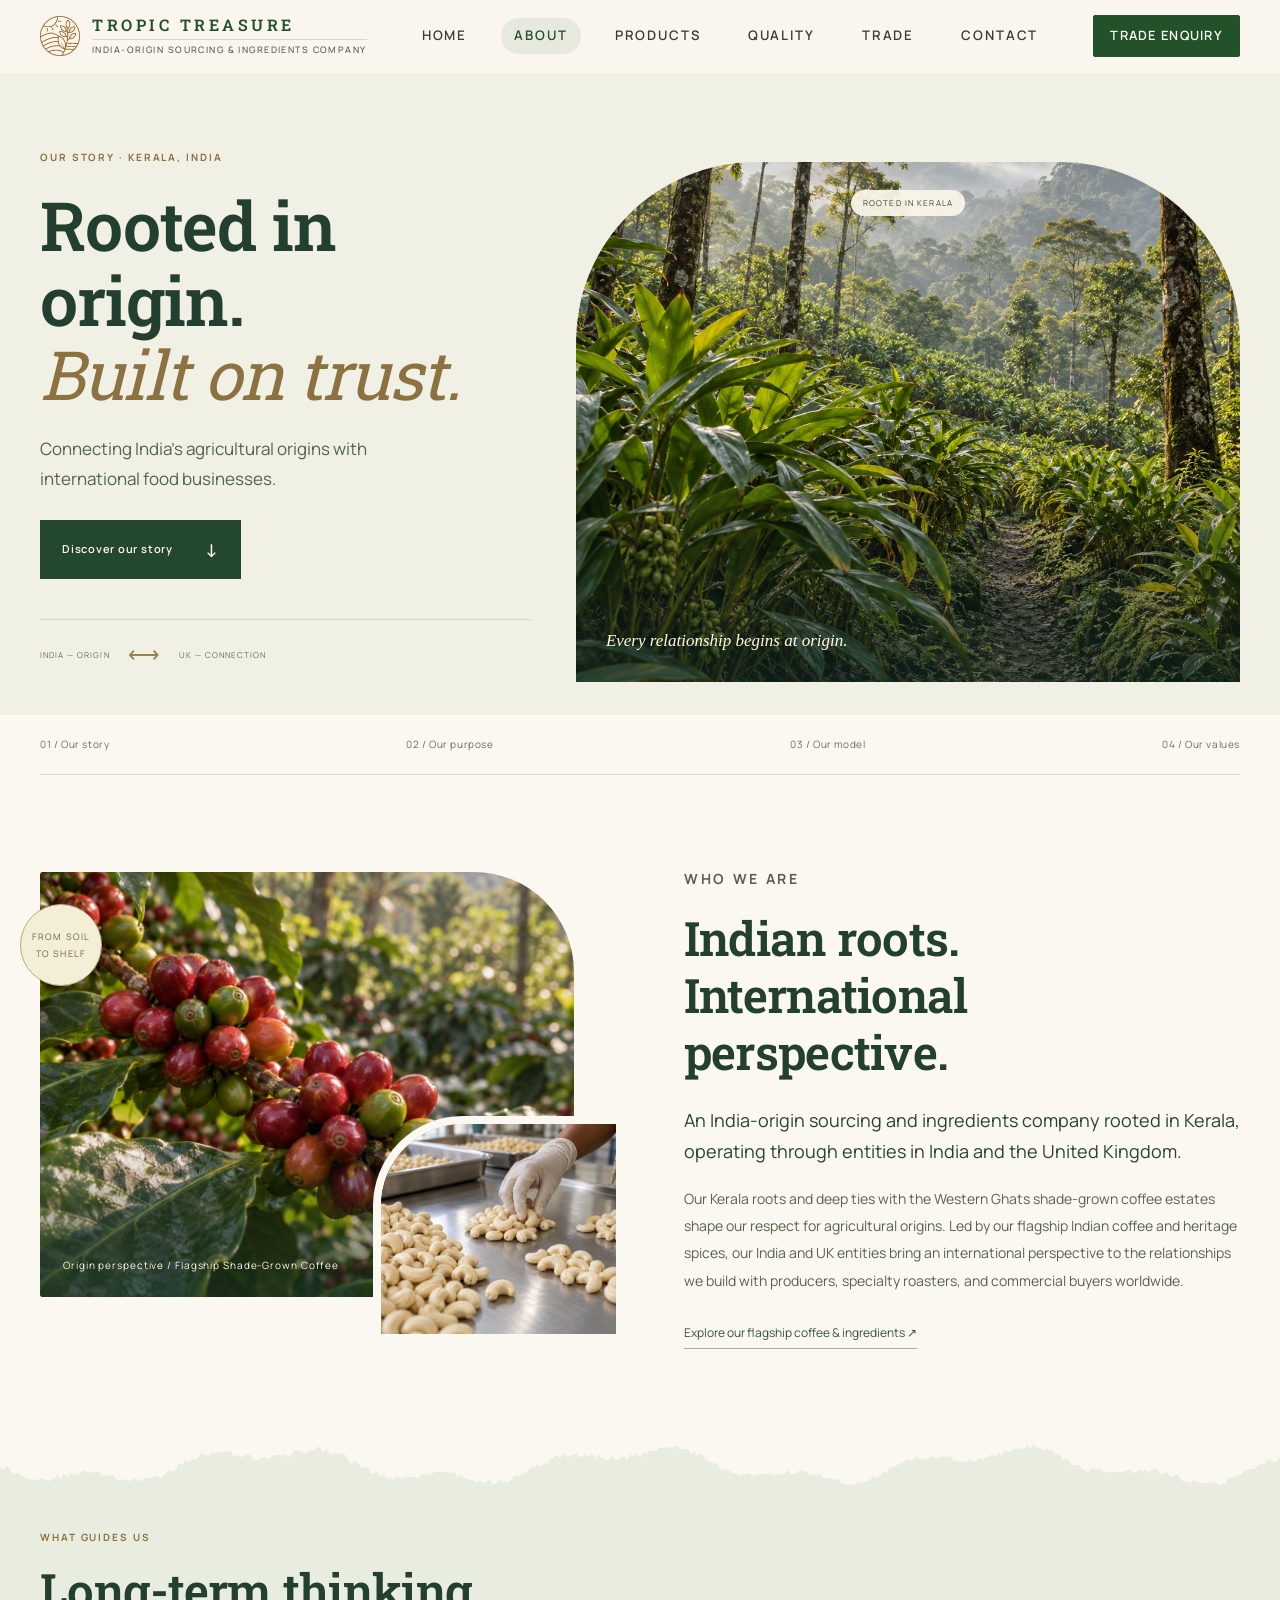
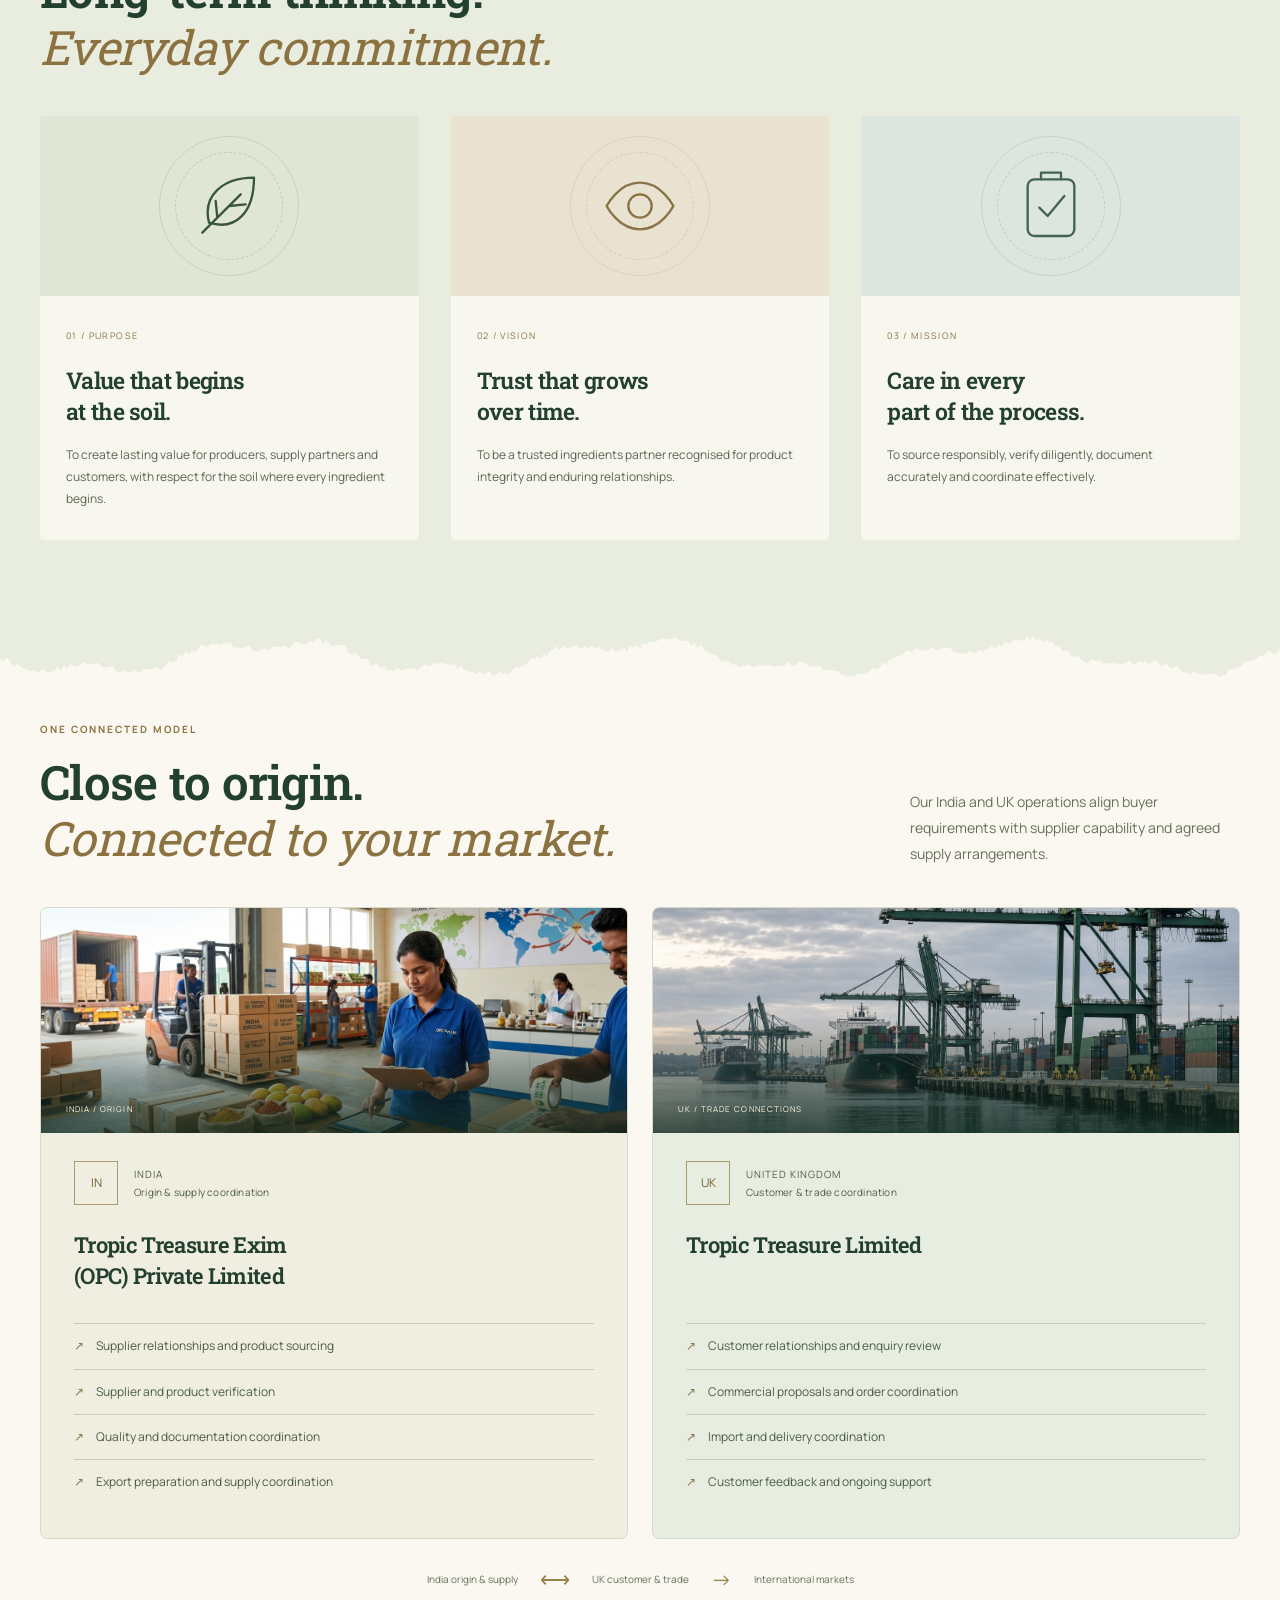
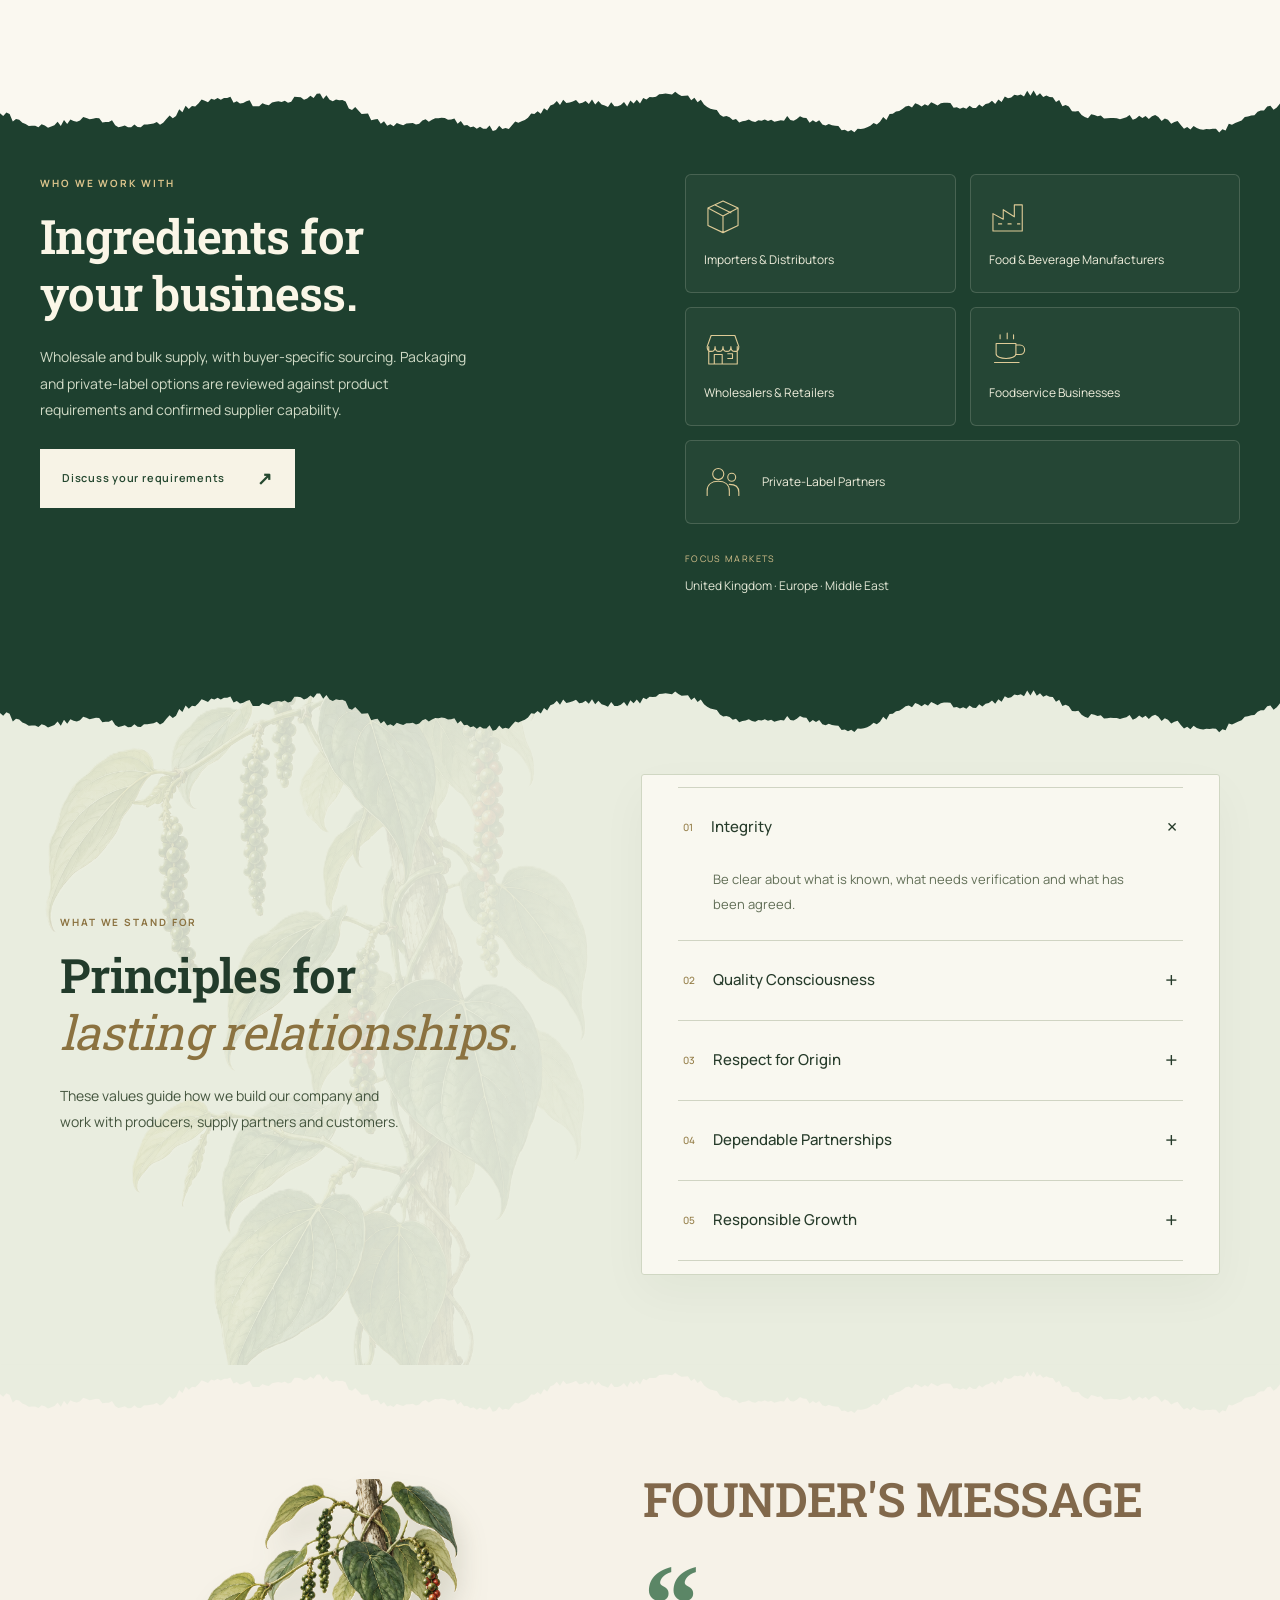
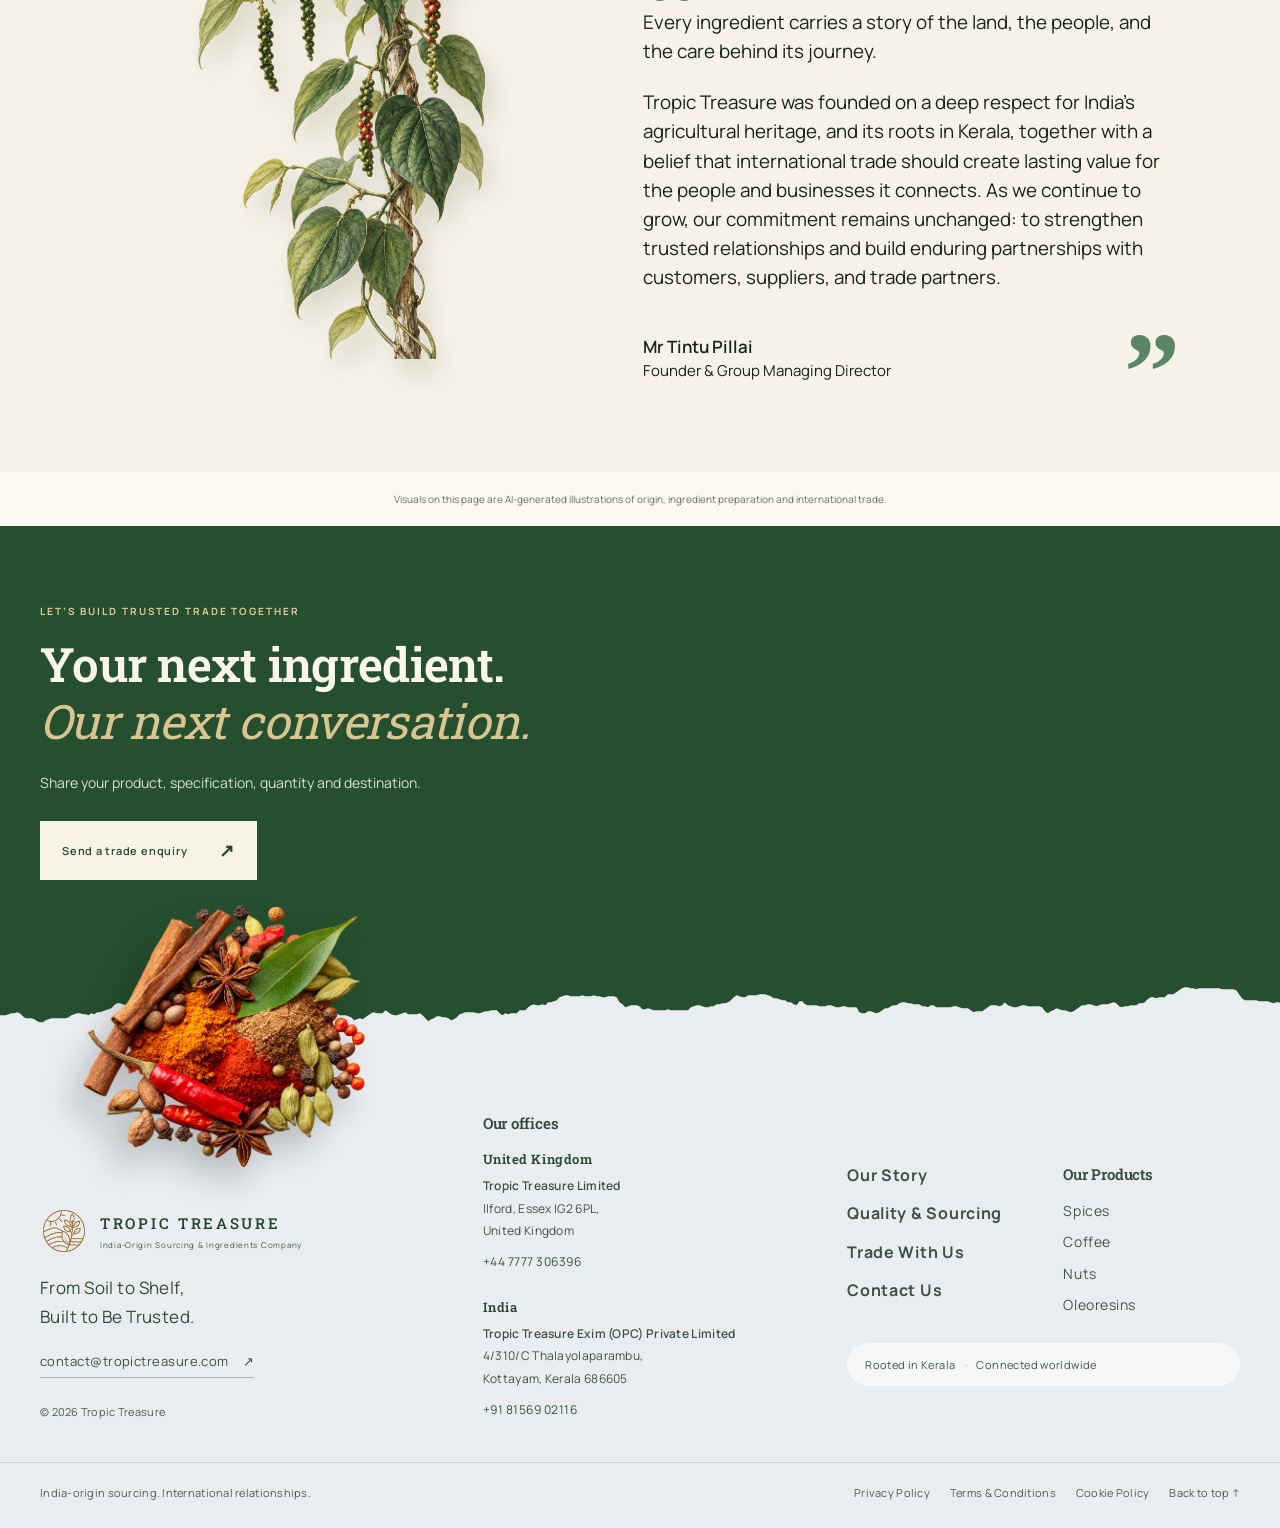
<file: about.html>
<!DOCTYPE html>
<html lang="en" data-css-page="about">

<head>
  <meta charset="utf-8" />
  <meta name="viewport" content="width=device-width, initial-scale=1" />
  <title>About Us — Rooted in Origin. Built on Trust | Tropic Treasure</title>
  <meta name="description"
    content="Rooted in Kerala, Tropic Treasure connects India's agricultural origins with international food businesses through responsible sourcing, product verification and coordinated trade." />

  <meta property="og:type" content="website" />
  <meta property="og:title" content="About Tropic Treasure — Rooted in Origin. Built on Trust." />
  <meta property="og:description"
    content="Tropic Treasure is an India-origin sourcing and ingredients company rooted in Kerala, operating across India and the UK." />
  <meta property="og:image" content="assets/about-plantation.png" />

  <meta name="twitter:card" content="summary_large_image" />
  <meta name="twitter:title" content="About Tropic Treasure — Rooted in Origin. Built on Trust." />
  <meta name="twitter:description"
    content="Tropic Treasure connects India's agricultural origins with international food businesses." />
  <meta name="twitter:image" content="assets/about-cashews.png" />

  <link rel="preload" as="image" href="assets/tt-mark.png" />
  <link rel="icon" href="assets/favicon.png" type="image/png" />
  <link rel="stylesheet" href="styles.css?v=botanical-40" />

  <style>
    /* About hero: reveal coffee at origin on hover or keyboard focus. */
    .about-page .ab-hero-photo>.ab-hero-hover-image {
      position: absolute;
      inset: 0;
      width: 100%;
      height: 100%;
      object-fit: cover;
      opacity: 0;
      pointer-events: none;
      transition: opacity .65s ease;
    }

    .about-page .ab-hero-photo:focus-visible>.ab-hero-hover-image {
      opacity: 1;
    }

    .about-page .ab-hero-photo:focus-visible {
      outline: 3px solid #8b7240;
      outline-offset: 5px;
    }

    @media (hover: hover) {
      .about-page .ab-hero-photo:hover>.ab-hero-hover-image {
        opacity: 1;
      }
    }

    .about-page .ab-hero-photo>figcaption,
    .about-page .ab-hero-photo>.ab-image-label {
      z-index: 2;
    }

    @media (prefers-reduced-motion: reduce) {
      .about-page .ab-hero-photo>.ab-hero-hover-image {
        transition: none;
      }
    }
  </style>
</head>

<body class="about-page">
  <!-- Header -->
  <header
    class="sticky top-0 z-50 bg-background/95 backdrop-blur-sm transition-[border-color] border-b border-transparent">
    <div class="container-site flex h-18 items-center justify-between py-4">
      <a aria-label="Tropic Treasure home" href="index.html">
        <span class="flex items-center gap-3">
          <img src="assets/tt-mark.png" alt="Tropic Treasure Logo" width="40" height="40"
            class="h-9 w-9 shrink-0 md:h-10 md:w-10" />
          <span class="flex flex-col leading-none text-primary">
            <span class="logo-title text-[0.98rem] font-semibold tracking-[0.22em]">TROPIC TREASURE</span>
            <span
              class="mt-1.5 border-t pt-1.5 text-[0.56rem] font-medium tracking-[0.16em] uppercase border-border text-muted-foreground">India-Origin
              Sourcing &amp; Ingredients Company</span>
          </span>
        </span>
      </a>

      <!-- Desktop Nav -->
      <nav aria-label="Main" class="hidden items-center gap-5 lg:flex">
        <a class="nav-link" href="index.html">Home</a>
        <a class="nav-link active" href="about.html" aria-current="page">About</a>
        <a class="nav-link" href="products.html">Products</a>
        <a class="nav-link" href="quality.html">Quality</a>
        <a class="nav-link" href="trade.html">Trade</a>
        <a class="nav-link" href="contact.html">Contact</a>
      </nav>

      <div class="flex items-center gap-3">
        <a class="btn btn-primary hidden !px-4 !py-2.5 sm:inline-flex" href="trade.html#enquiry">Trade Enquiry</a>
        <button type="button" class="flex h-10 w-10 flex-col items-center justify-center gap-1.5 lg:hidden"
          aria-label="Open menu" aria-expanded="false" id="mobile-menu-btn">
          <span class="block h-px w-6 bg-foreground transition-transform"></span>
          <span class="block h-px w-6 bg-foreground transition-transform"></span>
        </button>
      </div>
    </div>

    <!-- Mobile Menu Drawer -->
    <div id="mobile-menu"
      class="hidden border-t border-border bg-background px-6 py-8 lg:hidden transition-all duration-300">
      <nav class="flex flex-col gap-5">
        <a class="text-sm font-semibold tracking-[0.14em] text-foreground/80 uppercase transition-colors hover:text-primary"
          href="index.html">Home</a>
        <a class="text-sm font-semibold tracking-[0.14em] text-primary uppercase" href="about.html">About</a>
        <a class="text-sm font-semibold tracking-[0.14em] text-foreground/80 uppercase transition-colors hover:text-primary"
          href="products.html">Products</a>
        <a class="text-sm font-semibold tracking-[0.14em] text-foreground/80 uppercase transition-colors hover:text-primary"
          href="quality.html">Quality</a>
        <a class="text-sm font-semibold tracking-[0.14em] text-foreground/80 uppercase transition-colors hover:text-primary"
          href="trade.html">Trade</a>
        <a class="text-sm font-semibold tracking-[0.14em] text-foreground/80 uppercase transition-colors hover:text-primary"
          href="contact.html">Contact</a>
        <div class="pt-4 border-t border-border">
          <a class="btn btn-primary w-full text-center" href="trade.html#enquiry">Trade Enquiry</a>
        </div>
      </nav>
    </div>
  </header>

  <main id="about-main">
    <section class="ab-hero">
      <div class="ab-wrap ab-hero-grid">
        <div class="ab-hero-copy">
          <p class="ab-kicker">Our story · Kerala, India</p>
          <h1>Rooted in origin.<br><em>Built on trust.</em></h1>
          <p class="ab-lead">Connecting India’s agricultural origins with international food businesses.</p><a
            class="ab-button" href="#our-story">Discover our story <span aria-hidden="true">↓</span></a>
          <div class="ab-hero-note"><span>INDIA — ORIGIN</span><i aria-hidden="true">⟷</i><span>UK — CONNECTION</span>
          </div>
        </div>
        <figure class="ab-hero-photo" tabindex="0"
          aria-label="Kerala plantation. Hover or focus to reveal coffee cherries at origin."><img
            src="assets/about-plantation.png" alt="Illustrative Kerala spice plantation" width="1600" height="1200"
            fetchpriority="high">
          <img class="ab-hero-hover-image" src="assets/about-coffee.png" alt="" aria-hidden="true" width="1600"
            height="1200" decoding="async">
          <figcaption>Every relationship begins at origin.</figcaption><span class="ab-image-label">ROOTED IN
            KERALA</span>
        </figure>
      </div>
    </section>
    <nav class="ab-jump ab-wrap" aria-label="Explore this page"><a href="#our-story">01 / Our story</a><a
        href="#our-purpose">02 / Our purpose</a><a href="#our-model">03 / Our model</a><a href="#our-values">04 / Our
        values</a></nav>
    <section id="our-story" class="ab-section ab-wrap ab-story ab-visual-story">
      <div class="ab-collage" tabindex="0" aria-label="Coffee and cashew images. Hover or focus to interchange them.">
        <figure class="ab-collage-main"><img src="assets/about-coffee.png"
            alt="Illustrative close-up of coffee cherries at origin" loading="lazy">
          <figcaption>Origin perspective / Flagship Shade-Grown Coffee</figcaption>
        </figure>
        <figure class="ab-collage-small"><img src="assets/about-cashews.png" alt="Illustrative cashew sorting scene"
            loading="lazy"></figure><span class="ab-collage-seal">FROM SOIL<br>TO SHELF</span>
      </div>
      <div class="ab-story-copy">
        <p class="ab-kicker">Who we are</p>
        <h2>Indian roots.<br>International perspective.</h2>
        <p class="ab-large">An India-origin sourcing and ingredients company rooted in Kerala, operating through
          entities in India and the United Kingdom.</p>
        <p>Our Kerala roots and deep ties with the Western Ghats shade-grown coffee estates shape our respect for
          agricultural origins. Led by our flagship Indian coffee and heritage spices, our India and UK entities bring
          an international perspective to the relationships we build with producers, specialty roasters, and commercial
          buyers worldwide.</p><a class="ab-text-link" href="products.html#coffee">Explore our flagship coffee &amp;
          ingredients ↗</a>
      </div>
    </section>
    <section id="our-purpose" class="ab-purpose ab-section ab-paper-edge">
      <div class="ab-wrap">
        <p class="ab-kicker">What guides us</p>
        <h2>Long-term thinking.<br><em>Everyday commitment.</em></h2>
        <div class="ab-purpose-grid">
          <article>
            <div class="ab-purpose-illustration"><svg viewBox="0 0 48 48" fill="none" stroke="currentColor"
                stroke-width="1.4" stroke-linecap="round" stroke-linejoin="round" aria-hidden="true">
                <path d="M12 34C8 18 20 7 39 7c0 21-11 32-27 27Z" />
                <path d="M8 40 31 17M17 31l-1-10m8 3 10-1" />
              </svg></div><span>01 / PURPOSE</span>
            <h3>Value that begins<br>at the soil.</h3>
            <p>To create lasting value for producers, supply partners and customers, with respect for the soil where
              every ingredient begins.</p>
          </article>
          <article>
            <div class="ab-purpose-illustration"><svg viewBox="0 0 48 48" fill="none" stroke="currentColor"
                stroke-width="1.4" stroke-linecap="round" stroke-linejoin="round" aria-hidden="true">
                <path d="M4 24S11 10 24 10s20 14 20 14-7 14-20 14S4 24 4 24Z" />
                <circle cx="24" cy="24" r="7" />
              </svg></div><span>02 / VISION</span>
            <h3>Trust that grows<br>over time.</h3>
            <p>To be a trusted ingredients partner recognised for product integrity and enduring relationships.</p>
          </article>
          <article>
            <div class="ab-purpose-illustration"><svg viewBox="0 0 48 48" fill="none" stroke="currentColor"
                stroke-width="1.4" stroke-linecap="round" stroke-linejoin="round" aria-hidden="true">
                <rect x="10" y="8" width="28" height="34" rx="4" />
                <path d="M18 8V4h12v4M17 25l5 5 10-12" />
              </svg></div><span>03 / MISSION</span>
            <h3>Care in every<br>part of the process.</h3>
            <p>To source responsibly, verify diligently, document accurately and coordinate effectively.</p>
          </article>
        </div>
      </div>
    </section>
    <section id="our-model" class="ab-section ab-wrap">
      <div class="ab-section-top">
        <div>
          <p class="ab-kicker">One connected model</p>
          <h2>Close to origin.<br><em>Connected to your market.</em></h2>
        </div>
        <p>Our India and UK operations align buyer requirements with supplier capability and agreed supply arrangements.
        </p>
      </div>
      <div class="ab-model-grid">
        <article class="ab-model-card">
          <div class="ab-model-photo"><img src="assets/india_export.jpg" alt="Illustrative cashew grading scene"
              loading="lazy"><span>INDIA / ORIGIN</span></div>
          <div class="ab-country"><span>IN</span>
            <p>INDIA<br><small>Origin &amp; supply coordination</small></p>
          </div>
          <h3>Tropic Treasure Exim<br>(OPC) Private Limited</h3>
          <ul>
            <li>Supplier relationships and product sourcing</li>
            <li>Supplier and product verification</li>
            <li>Quality and documentation coordination</li>
            <li>Export preparation and supply coordination</li>
          </ul>
        </article>
        <article class="ab-model-card ab-model-uk">
          <div class="ab-model-photo"><img src="assets/about-port.png" alt="Illustrative UK container port scene"
              loading="lazy"><span>UK / TRADE CONNECTIONS</span></div>
          <div class="ab-country"><span>UK</span>
            <p>UNITED KINGDOM<br><small>Customer &amp; trade coordination</small></p>
          </div>
          <h3>Tropic Treasure Limited</h3>
          <ul>
            <li>Customer relationships and enquiry review</li>
            <li>Commercial proposals and order coordination</li>
            <li>Import and delivery coordination</li>
            <li>Customer feedback and ongoing support</li>
          </ul>
        </article>
      </div>
      <p class="ab-model-note">India origin &amp; supply <span aria-hidden="true">⟷</span> UK customer &amp; trade <span
          aria-hidden="true">→</span> International markets</p>
    </section>

    <section class="ab-partners ab-section ab-paper-edge">
      <div class="ab-wrap ab-partner-grid">
        <div>
          <p class="ab-kicker">Who we work with</p>
          <h2>Ingredients for<br>your business.</h2>
          <p>Wholesale and bulk supply, with buyer-specific sourcing. Packaging and private-label options are reviewed
            against product requirements and confirmed supplier capability.</p><a href="trade.html#enquiry"
            class="ab-button ab-button-light">Discuss your requirements <span aria-hidden="true">↗</span></a>
        </div>
        <div class="ab-partner-list">
          <div class="ab-partner-tile"><svg viewBox="0 0 48 48" fill="none" stroke="currentColor" stroke-width="1.4"
              stroke-linecap="round" stroke-linejoin="round" aria-hidden="true">
              <path d="m5 14 19-9 19 9v22l-19 9L5 36ZM5 14l19 10 19-10M24 24v21M14 10l20 10" />
            </svg>
            <p>Importers &amp; Distributors</p>
          </div>
          <div class="ab-partner-tile"><svg viewBox="0 0 48 48" fill="none" stroke="currentColor" stroke-width="1.4"
              stroke-linecap="round" stroke-linejoin="round" aria-hidden="true">
              <path d="M5 43V21l13 7V16l14 9V10h10v33ZM5 43h37M12 34h4m8 0h4m8 0h3" />
            </svg>
            <p>Food &amp; Beverage Manufacturers</p>
          </div>
          <div class="ab-partner-tile"><svg viewBox="0 0 48 48" fill="none" stroke="currentColor" stroke-width="1.4"
              stroke-linecap="round" stroke-linejoin="round" aria-hidden="true">
              <path
                d="M6 21v22h36V21M4 21 9 7h30l5 14M4 21c0 8 10 8 10 0 0 8 10 8 10 0 0 8 10 8 10 0 0 8 10 8 10 0M13 43V31h10v12M30 30h6v6h-6" />
            </svg>
            <p>Wholesalers &amp; Retailers</p>
          </div>
          <div class="ab-partner-tile"><svg viewBox="0 0 48 48" fill="none" stroke="currentColor" stroke-width="1.4"
              stroke-linecap="round" stroke-linejoin="round" aria-hidden="true">
              <path d="M9 17h25v13c0 8-25 8-25 0ZM34 19h5c8 0 8 12 0 12h-5M7 41h31M14 6v5M23 4v7M31 6v5" />
            </svg>
            <p>Foodservice Businesses</p>
          </div>
          <div class="ab-partner-tile"><svg viewBox="0 0 48 48" fill="none" stroke="currentColor" stroke-width="1.4"
              stroke-linecap="round" stroke-linejoin="round" aria-hidden="true">
              <circle cx="18" cy="14" r="7" />
              <circle cx="35" cy="18" r="5" />
              <path d="M4 41v-6c0-8 6-12 14-12s14 4 14 12v6M32 27c8 0 12 4 12 10v4" />
            </svg>
            <p>Private-Label Partners</p>
          </div>
          <div class="ab-markets"><small>FOCUS MARKETS</small>
            <p>United Kingdom · Europe · Middle East</p>
          </div>
        </div>
      </div>
    </section>
    <section id="our-values" class="ab-section ab-wrap about-values-section ab-paper-edge" data-botanical-motion>
      <div class="ab-values-backdrop" aria-hidden="true"></div>
      <div class="ab-values-heading">
        <p class="ab-kicker">What we stand for</p>
        <h2>Principles for<br><em>lasting relationships.</em></h2>
        <p class="ab-approach-intro">These values guide how we build our company and work with producers, supply
          partners and customers.</p>
      </div>
      <div class="ab-accordion">
        <details name="company-values" open>
          <summary><span>01</span> Integrity <b aria-hidden="true">+</b></summary>
          <p>Be clear about what is known, what needs verification and what has been agreed.</p>
        </details>
        <details name="company-values">
          <summary><span>02</span> Quality Consciousness <b aria-hidden="true">+</b></summary>
          <p>Keep product requirements and careful verification central to sourcing decisions.</p>
        </details>
        <details name="company-values">
          <summary><span>03</span> Respect for Origin <b aria-hidden="true">+</b></summary>
          <p>Recognise the land, growing regions and people behind every ingredient.</p>
        </details>
        <details name="company-values">
          <summary><span>04</span> Dependable Partnerships <b aria-hidden="true">+</b></summary>
          <p>Build relationships through clear communication, mutual understanding and consistent follow-through.</p>
        </details>
        <details name="company-values">
          <summary><span>05</span> Responsible Growth <b aria-hidden="true">+</b></summary>
          <p>Develop the business thoughtfully, aligning commitments with the capability to deliver.</p>
        </details>
      </div>
    </section>
    <section id="founder-message" class="founder-editorial ab-paper-edge" data-botanical-motion
      aria-labelledby="founder-message-title">
      <div class="container-site founder-editorial-layout">
        <div class="founder-botanical" tabindex="0"
          aria-label="Botanical artwork. Hover or focus to reveal branching roots."><img
            src="assets/about-values-coffee.png"
            alt="Dimensional coffee plant with glossy leaves, red cherries and an exposed root crown" loading="lazy"
            width="1024" height="1536"></div>
        <div class="founder-editorial-copy">
          <h2 id="founder-message-title">Founder's Message</h2>
          <span class="founder-quote-open" aria-hidden="true">“</span>
          <blockquote>
            <p>Every ingredient carries a story of the land, the people, and the care behind its journey.</p>
            <p>Tropic Treasure was founded on a deep respect for India’s agricultural heritage, and its roots in Kerala,
              together with a belief that international trade should create lasting value for the people and businesses
              it connects. As we continue to grow, our commitment remains unchanged: to strengthen trusted relationships
              and build enduring partnerships with customers, suppliers, and trade partners.</p>
          </blockquote>
          <div class="founder-editorial-signoff">
            <p><strong>Mr Tintu Pillai</strong><span>Founder &amp; Group Managing Director</span></p><span
              class="founder-quote-close" aria-hidden="true">”</span>
          </div>
        </div>
      </div>
    </section>

    <p class="ab-image-note ab-wrap">Visuals on this page are AI-generated illustrations of origin, ingredient
      preparation and international trade.</p>
    <section class="ab-cta">
      <div class="ab-wrap">
        <p class="ab-kicker">Let’s build trusted trade together</p>
        <h2>Your next ingredient.<br><em>Our next conversation.</em></h2>
        <p>Share your product, specification, quantity and destination.</p><a class="ab-button ab-button-light"
          href="trade.html#enquiry">Send a trade enquiry <span aria-hidden="true">↗</span></a>
      </div>
    </section>
  </main>
  <footer class="tt-footer" aria-label="Tropic Treasure footer">
    <div class="container-site tt-footer-layout">
      <div class="tt-footer-brand">
        <div class="tt-footer-spice"><img src="assets/aromatic-spice-herbs.jpg" alt="India-origin spices" loading="lazy"
            width="260" height="260"></div>
        <a class="tt-footer-logo" href="index.html" aria-label="Tropic Treasure home"><img
            src="[data-uri]"
            alt="" width="48" height="48"><span>TROPIC TREASURE<small>India-Origin Sourcing &amp; Ingredients
              Company</small></span></a>
        <p class="tt-footer-tagline">From Soil to Shelf,<br>Built to Be Trusted.</p>
        <a class="tt-footer-email" href="mailto:contact@tropictreasure.com">contact@tropictreasure.com <span
            aria-hidden="true">↗</span></a>
        <p class="tt-footer-copyright">© 2026 Tropic Treasure</p>
      </div>
      <div class="tt-footer-offices">
        <h2>Our offices</h2>
        <div class="tt-footer-office">
          <div>
            <h3>United Kingdom</h3>
          </div>
          <p><strong>Tropic Treasure Limited</strong><br>Ilford, Essex IG2 6PL,<br>United Kingdom</p><a
            href="tel:+447777306396">+44 7777 306396</a>
        </div>
        <div class="tt-footer-office">
          <div>
            <h3>India</h3>
          </div>
          <p><strong>Tropic Treasure Exim (OPC) Private Limited</strong><br>4/310/C Thalayolaparambu,<br>Kottayam,
            Kerala 686605</p><a href="tel:+918156902116">+91 81569 02116</a>
        </div>
      </div>
      <div class="tt-footer-navigation">
        <nav class="tt-footer-company" aria-label="Company links"><a href="about.html">Our Story</a><a
            href="quality.html">Quality &amp; Sourcing</a><a href="trade.html">Trade With Us</a><a
            href="contact.html">Contact Us</a></nav>
        <nav class="tt-footer-products" aria-label="Product links">
          <h2>Our Products</h2><a href="products.html#spices">Spices</a><a href="products.html#coffee">Coffee</a><a
            href="products.html#nuts">Nuts</a><a href="products.html#oleoresins">Oleoresins</a>
        </nav>
        <div class="tt-footer-origin">Rooted in Kerala <span aria-hidden="true">·</span> Connected worldwide</div>
      </div>
    </div>
    <div class="container-site tt-footer-base">
      <p>India-origin sourcing. International relationships.</p>
      <nav aria-label="Legal information"><a href="privacy.html">Privacy Policy</a><a href="terms.html">Terms &amp;
          Conditions</a><a href="cookies.html">Cookie Policy</a><a href="#" aria-label="Back to top">Back to top ↑</a>
      </nav>
    </div>
  </footer>
  <script src="script.js?v=botanical-40" defer></script>

  <script>
    (() => {
      const collage = document.querySelector('.ab-collage');
      if (!collage) return;
      const main = collage.querySelector('.ab-collage-main img');
      const small = collage.querySelector('.ab-collage-small img');
      const caption = collage.querySelector('figcaption');
      if (!main || !small) return;
      const original = [main, small].map(img => ({ src: img.getAttribute('src'), alt: img.alt }));
      const originalCaption = caption ? caption.textContent : '';
      let hovering = false;
      const update = () => {
        const swapped = hovering || collage.contains(document.activeElement);
        [main, small].forEach((img, index) => {
          const image = original[swapped ? 1 - index : index];
          img.src = image.src; img.alt = image.alt;
        });
        if (caption) caption.textContent = swapped
          ? 'Origin perspective / Cashew preparation' : originalCaption;
      };
      collage.addEventListener('pointerenter', event => {
        if (event.pointerType === 'touch') return;
        hovering = true; update();
      });
      collage.addEventListener('pointerleave', () => { hovering = false; update(); });
      collage.addEventListener('pointercancel', () => { hovering = false; update(); });
      collage.addEventListener('focusin', update);
      collage.addEventListener('focusout', () => requestAnimationFrame(update));
    })();
  </script>
</body>

</html>
</file>
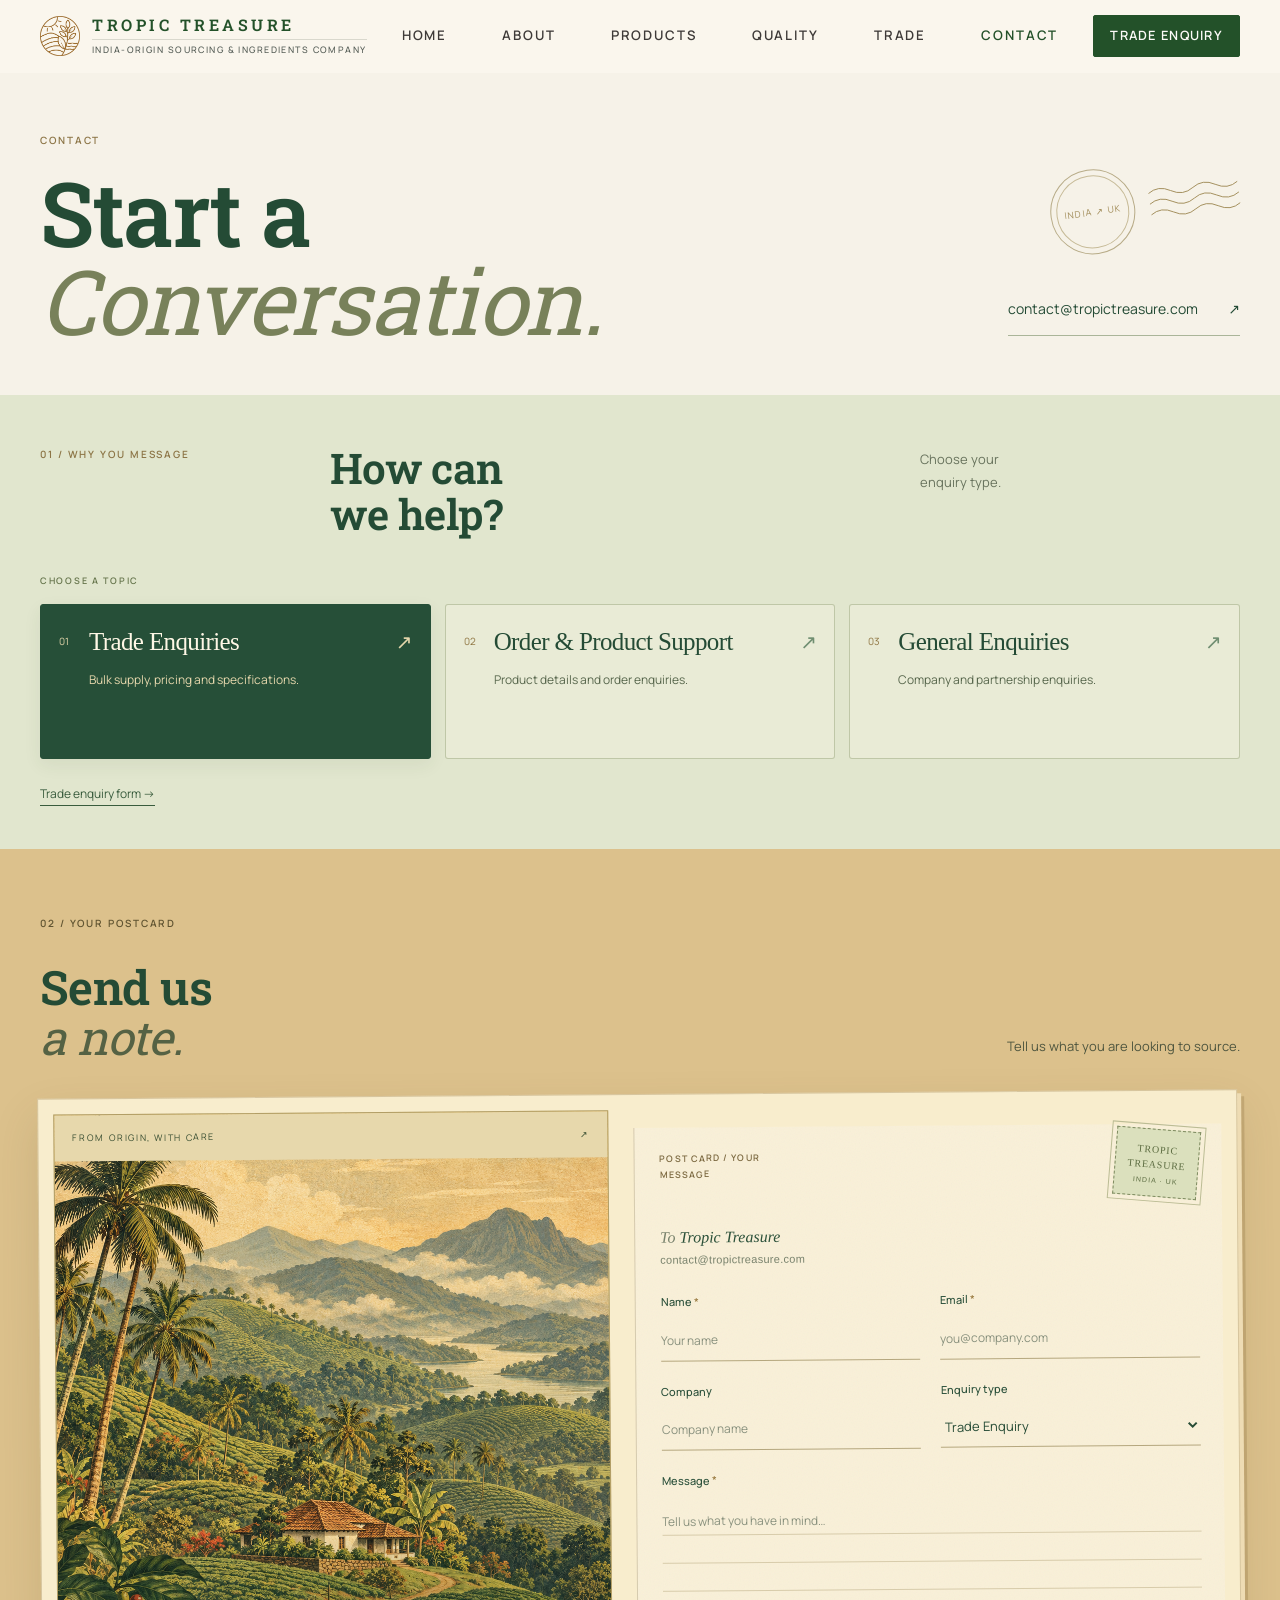
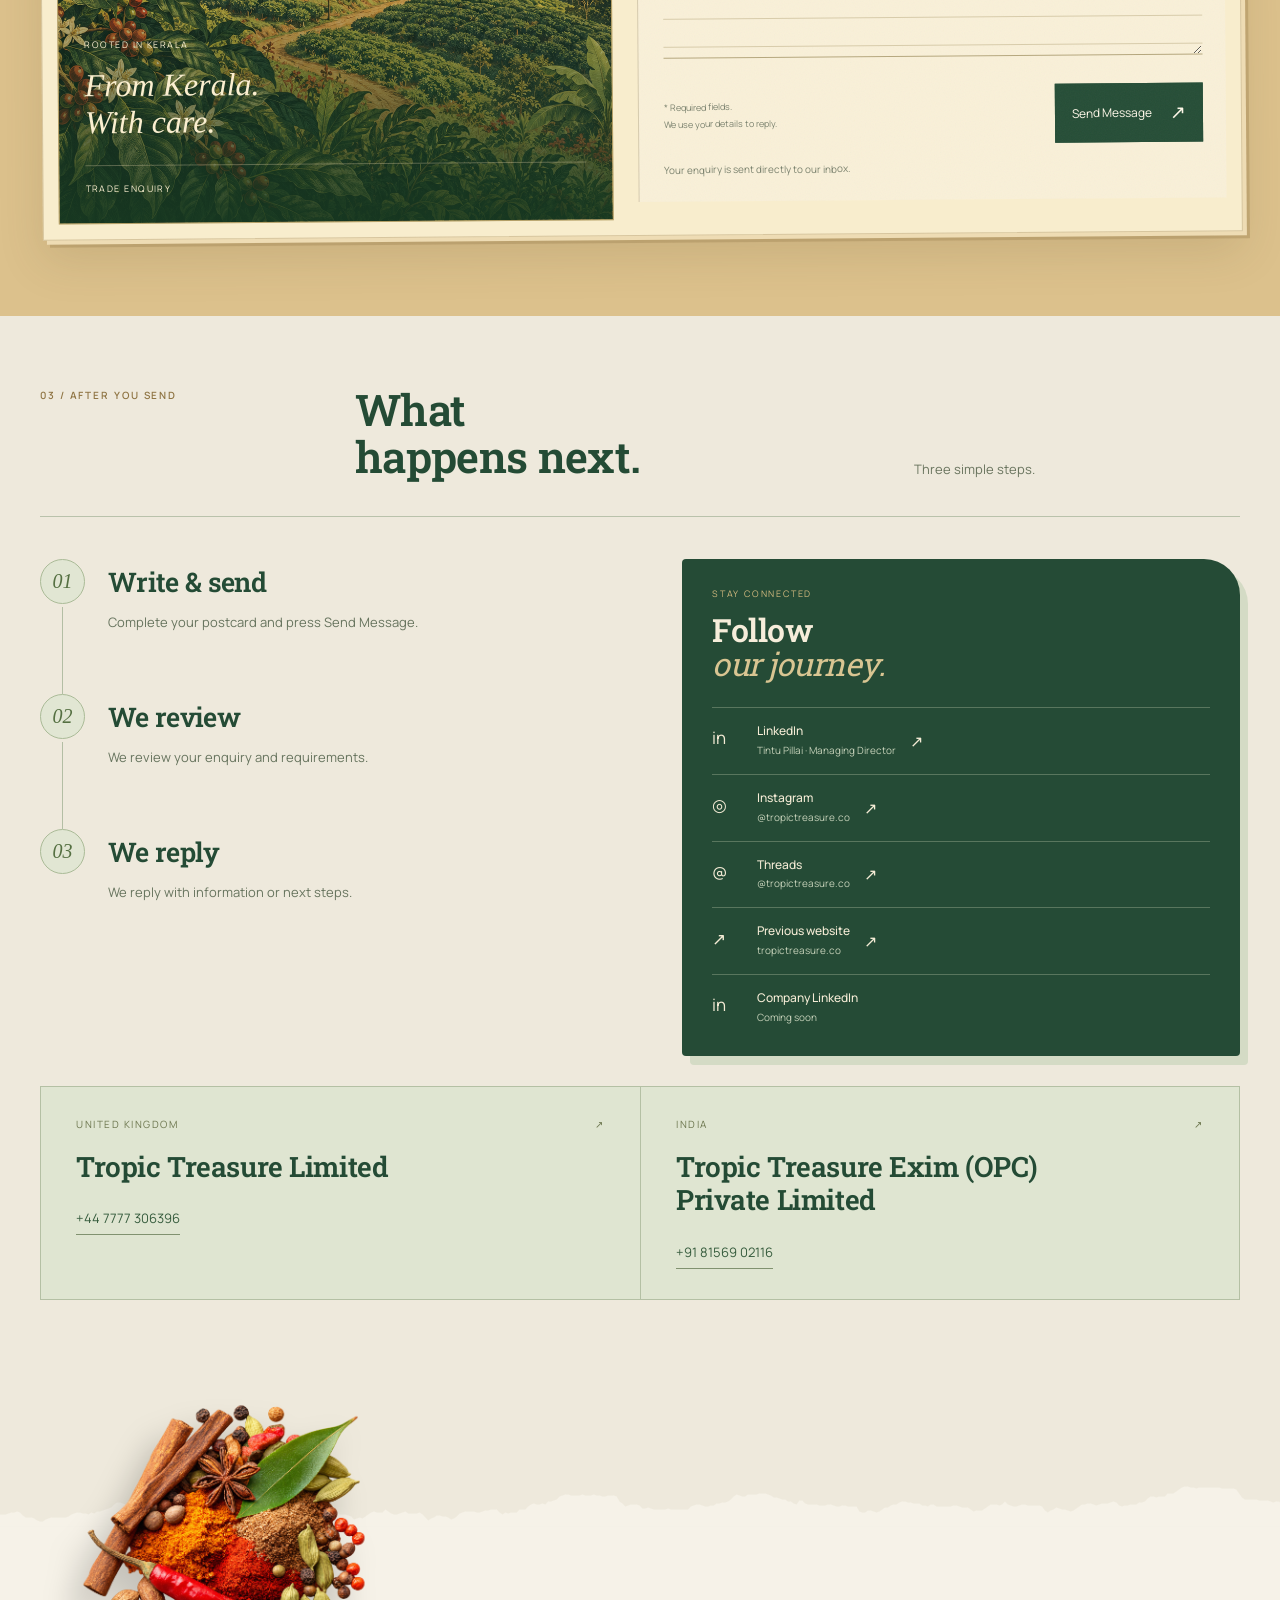
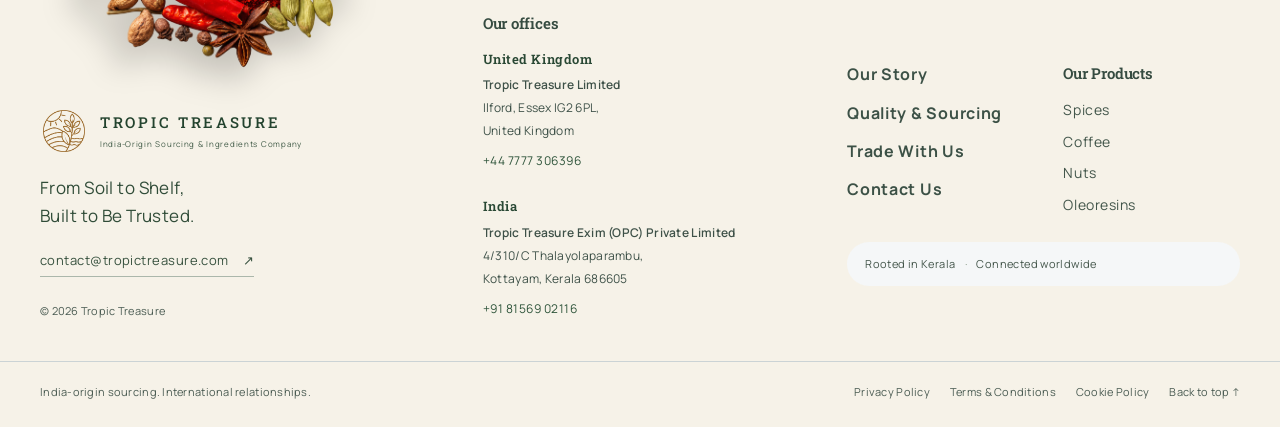
<file: contact.html>
<!DOCTYPE html>
<html lang="en" data-css-page="contact">
<head>
  <meta charset="utf-8">
  <meta name="viewport" content="width=device-width, initial-scale=1">
  <title>Contact — Tropic Treasure | India &amp; UK Offices</title>
  <meta name="description" content="Contact Tropic Treasure Limited (UK) and Tropic Treasure Exim (OPC) Private Limited (India). Direct phone, email, office addresses and trade enquiries.">
  
  <meta property="og:type" content="website">
  <meta property="og:title" content="Start a Conversation. — Tropic Treasure">
  <meta property="og:description" content="United Kingdom &amp; India offices, direct phone numbers, email and trade enquiries.">
  <meta property="og:image" content="assets/workspace-boardroom.jpg">
  
  <meta name="twitter:card" content="summary_large_image">
  <meta name="twitter:title" content="Contact Tropic Treasure">
  <meta name="twitter:description" content="Start a conversation with our UK and India teams.">
  <meta name="twitter:image" content="assets/workspace-boardroom.jpg">

  <link rel="preload" as="image" href="assets/tt-mark.png">
  <link rel="icon" href="assets/favicon.png" type="image/png">
    <link rel="stylesheet" href="styles.css?v=contact-next-chapter-20261020">

<style>
.ct-mail-animation[hidden]{display:none!important}
.ct-mail-animation{position:fixed;inset:0;z-index:1000;display:grid;place-content:center;justify-items:center;background:#f6f2e8f5;padding:20px;text-align:center;color:#234632;overflow:hidden}
.ct-mail-scene{position:relative;width:320px;height:460px;margin-bottom:12px;perspective:900px}
.ct-envelope{position:absolute;left:0;bottom:12px;width:320px;height:210px;isolation:isolate;clip-path:inset(-260px -80px -45px);background:linear-gradient(135deg,#dfc69b,#caa574);border-radius:3px;box-shadow:0 20px 30px #5c452326;transform-origin:center}
.ct-envelope-card{position:absolute;left:20px;top:-230px;width:280px;height:190px;padding:0;overflow:hidden;background:#f6efd9;z-index:1;box-shadow:0 2px 8px #332b2426;transform-origin:center;animation:ct-postcard-in 2s ease-in-out forwards}
.ct-envelope-card .ct-desk.ct-postcard{display:grid!important;grid-template-columns:1fr 1fr!important;width:1100px!important;max-width:none!important;height:746px!important;min-height:0!important;margin:0!important;padding:12px!important;transform:scale(.2545)!important;transform-origin:top left;box-shadow:none}
.ct-envelope-card .ct-postcard-picture{height:720px!important;min-height:0!important;display:block!important}.ct-envelope-card .ct-letter{padding:28px!important;margin:0!important;overflow:hidden}
.ct-envelope-card .ct-fields{display:grid!important;grid-template-columns:1fr 1fr!important}.ct-envelope-card .ct-full{grid-column:1/-1}
.ct-snapshot-value{white-space:pre-wrap;overflow-wrap:anywhere;font-size:15px;padding:12px 0;border-bottom:1px solid #b5a77e}
.ct-envelope-front{position:absolute;inset:0;z-index:2;background:linear-gradient(30deg,#e7d1ae 0%,#d0af7f 52%,#e3caa3 100%);clip-path:polygon(0 0,50% 53%,100% 0,100% 100%,0 100%);border-radius:3px}
.ct-envelope-front:after{content:'';position:absolute;inset:0;background:linear-gradient(140deg,#ddbf95,#eddbbc);clip-path:polygon(0 100%,50% 42%,100% 100%)}
.ct-envelope-flap{position:absolute;left:0;top:0;width:100%;height:120px;z-index:0;transform-origin:top;transform:rotateX(180deg);background:linear-gradient(#d2b183,#e6cda6);clip-path:polygon(0 0,100% 0,50% 100%);animation:ct-seal 650ms 2s ease-in-out forwards;backface-visibility:visible}
.ct-mail-animation.is-playing .ct-mail-scene{animation:ct-mail-fly 850ms 2.8s ease-in forwards}
.ct-mail-animation>p{font:24px Georgia,serif;margin:0 0 10px}.ct-mail-animation>small{max-width:340px;line-height:1.7;font-size:12px}
@keyframes ct-postcard-in{0%,28%{transform:translateY(0) scale(1.07);opacity:1}85%,100%{transform:translateY(245px) scale(1);opacity:1}}
@keyframes ct-seal{0%{transform:rotateX(180deg);z-index:0}49%{z-index:0}50%,100%{z-index:3}100%{transform:rotateX(0)}}
@keyframes ct-mail-fly{0%{transform:translate(0,0) rotate(0);opacity:1}35%{transform:translate(0,-25px) rotate(-12deg);opacity:1}100%{transform:translate(65vw,-45vh) rotate(-22deg) scale(.65);opacity:0}}
@media(max-height:650px){.ct-mail-scene{height:390px;transform:scale(.8);margin:-35px 0}}
@media(max-width:380px){.ct-mail-scene{zoom:.85}}
@media(prefers-reduced-motion:reduce){.ct-mail-animation *{animation:none!important}.ct-envelope-card{transform:translateY(245px)}.ct-envelope-flap{transform:none;z-index:3}}
</style>
</head>
<body class="contact-page" data-contact-theme="trade">
  <!-- Header -->
  <header class="sticky top-0 z-50 bg-background/95 backdrop-blur-sm transition-[border-color] border-b border-transparent">
    <div class="container-site flex h-18 items-center justify-between py-4">
      <a aria-label="Tropic Treasure home" href="index.html">
        <span class="flex items-center gap-3">
          <img src="assets/tt-mark.png" alt="Tropic Treasure Logo" width="40" height="40" class="h-9 w-9 shrink-0 md:h-10 md:w-10">
          <span class="flex flex-col leading-none text-primary">
            <span class="logo-title text-[0.98rem] font-semibold tracking-[0.22em]">TROPIC TREASURE</span>
            <span class="mt-1.5 border-t pt-1.5 text-[0.56rem] font-medium tracking-[0.16em] uppercase border-border text-muted-foreground">India-Origin Sourcing &amp; Ingredients Company</span>
          </span>
        </span>
      </a>

      <!-- Desktop Nav -->
      <nav aria-label="Main" class="hidden items-center gap-7 lg:flex">
        <a class="text-[0.78rem] font-semibold tracking-[0.12em] text-foreground/75 uppercase transition-colors hover:text-primary" href="index.html">Home</a>
        <a class="text-[0.78rem] font-semibold tracking-[0.12em] text-foreground/75 uppercase transition-colors hover:text-primary" href="about.html">About</a>
        <a class="text-[0.78rem] font-semibold tracking-[0.12em] text-foreground/75 uppercase transition-colors hover:text-primary" href="products.html">Products</a>
        <a class="text-[0.78rem] font-semibold tracking-[0.12em] text-foreground/75 uppercase transition-colors hover:text-primary" href="quality.html">Quality</a>
        <a class="text-[0.78rem] font-semibold tracking-[0.12em] text-foreground/75 uppercase transition-colors hover:text-primary" href="trade.html">Trade</a>
        <a class="text-[0.78rem] font-semibold tracking-[0.12em] text-foreground/75 uppercase transition-colors hover:text-primary !text-primary" href="contact.html" aria-current="page">Contact</a>
      </nav>

      <div class="flex items-center gap-3">
        <a class="btn btn-primary hidden !px-4 !py-2.5 sm:inline-flex" href="trade.html#enquiry">Trade Enquiry</a>
        <button type="button" class="flex h-10 w-10 flex-col items-center justify-center gap-1.5 lg:hidden" aria-label="Open menu" aria-expanded="false" id="mobile-menu-btn">
          <span class="block h-px w-6 bg-foreground transition-transform"></span>
          <span class="block h-px w-6 bg-foreground transition-transform"></span>
        </button>
      </div>
    </div>

    <!-- Mobile Menu Drawer -->
    <div id="mobile-menu" class="hidden border-t border-border bg-background px-6 py-8 lg:hidden transition-all duration-300">
      <nav class="flex flex-col gap-5">
        <a class="text-sm font-semibold tracking-[0.14em] text-foreground/80 uppercase transition-colors hover:text-primary" href="index.html">Home</a>
        <a class="text-sm font-semibold tracking-[0.14em] text-foreground/80 uppercase transition-colors hover:text-primary" href="about.html">About</a>
        <a class="text-sm font-semibold tracking-[0.14em] text-foreground/80 uppercase transition-colors hover:text-primary" href="products.html">Products</a>
        <a class="text-sm font-semibold tracking-[0.14em] text-foreground/80 uppercase transition-colors hover:text-primary" href="quality.html">Quality</a>
        <a class="text-sm font-semibold tracking-[0.14em] text-foreground/80 uppercase transition-colors hover:text-primary" href="trade.html">Trade</a>
        <a class="text-sm font-semibold tracking-[0.14em] text-primary uppercase" href="contact.html" aria-current="page">Contact</a>
        <div class="pt-4 border-t border-border">
          <a class="btn btn-primary w-full text-center" href="trade.html#enquiry">Trade Enquiry</a>
        </div>
      </nav>
    </div>
  </header>

  <main id="contact-main">
<section class="ct-intro ct-wrap"><div><p class="ct-eyebrow">Contact</p><h1>Start a<br><em>Conversation.</em></h1></div><div class="ct-intro-side"><span class="ct-postmark" aria-hidden="true"><span>INDIA ↗ UK</span><svg viewbox="0 0 100 40" fill="none"><path d="M0 8Q12 0 25 8T50 8T75 8T100 8M0 20Q12 12 25 20T50 20T75 20T100 20M0 32Q12 24 25 32T50 32T75 32T100 32" stroke="currentColor"></path></svg></span><a href="mailto:contact@tropictreasure.com">contact@tropictreasure.com <span aria-hidden="true">↗</span></a></div></section>
<section class="ct-why"><div class="ct-wrap"><div class="ct-story-heading"><p class="ct-eyebrow">01 / Why you message</p><h2>How can<br>we help?</h2><p>Choose your<br>enquiry type.</p></div><aside class="ct-routing"><p class="ct-eyebrow">Choose a topic</p><div class="ct-topics" role="group" aria-label="Choose enquiry type"><button type="button" class="ct-topic is-selected" data-topic="Trade Enquiry" aria-pressed="true"><span class="ct-topic-index">01</span><span><span class="ct-topic-title">Trade Enquiries</span><span class="ct-topic-description">Bulk supply, pricing and specifications.</span></span><span class="ct-topic-arrow" aria-hidden="true">↗</span></button><button type="button" class="ct-topic" data-topic="Order &amp; Product Support" aria-pressed="false"><span class="ct-topic-index">02</span><span><span class="ct-topic-title">Order &amp; Product Support</span><span class="ct-topic-description">Product details and order enquiries.</span></span><span class="ct-topic-arrow" aria-hidden="true">↗</span></button><button type="button" class="ct-topic" data-topic="General Enquiry" aria-pressed="false"><span class="ct-topic-index">03</span><span><span class="ct-topic-title">General Enquiries</span><span class="ct-topic-description">Company and partnership enquiries.</span></span><span class="ct-topic-arrow" aria-hidden="true">↗</span></button></div><a class="ct-trade-link" href="trade.html#enquiry">Trade enquiry form →</a></aside>
</div></section><section class="ct-postcard-section"><div class="ct-wrap"><div class="ct-postcard-heading"><p class="ct-eyebrow">02 / Your postcard</p><h2>Send us<br><em>a note.</em></h2><p id="ct-story-context" aria-live="polite">Tell us what you need.</p></div><section class="ct-desk ct-postcard" aria-label="Choose an enquiry and write to us"><figure class="ct-postcard-picture"><div class="ct-picture-top"><span>FROM ORIGIN, WITH CARE</span><span aria-hidden="true">↗</span></div><img src="assets/contact-postcard-kerala.png" alt="Vintage illustration of a Kerala farmhouse among green hills, palms and coffee plants" width="1024" height="1280" loading="lazy"><figcaption><span>ROOTED IN KERALA</span><strong>From Kerala.<br>With care.</strong><span id="ct-postcard-category">TRADE ENQUIRY</span></figcaption></figure><div class="ct-letter"><div class="ct-letter-header"><span class="ct-eyebrow">POST CARD / YOUR MESSAGE</span><span class="ct-letter-stamp" aria-hidden="true">TROPIC<br>TREASURE<span>INDIA · UK</span></span></div><p class="ct-letter-to">To <strong>Tropic Treasure</strong><span>contact@tropictreasure.com</span></p><form id="ct-message-form" action="https://formsubmit.co/tropictreasure25@gmail.com" method="post"><div style="position:absolute;left:-10000px" aria-hidden="true"><label>Leave empty<input type="text" name="_honey" tabindex="-1" autocomplete="off"></label></div><div class="ct-fields"><div class="ct-field"><label for="ct-name">Name <span>*</span></label><input id="ct-name" name="name" type="text" autocomplete="name" placeholder="Your name" required></div><div class="ct-field"><label for="ct-email">Email <span>*</span></label><input id="ct-email" name="email" type="email" autocomplete="email" placeholder="you@company.com" required></div><div class="ct-field"><label for="ct-company">Company</label><input id="ct-company" name="company" type="text" autocomplete="organization" placeholder="Company name"></div><div class="ct-field"><label for="ct-topic">Enquiry type</label><select id="ct-topic" name="topic"><option>Trade Enquiry</option><option>Order &amp; Product Support</option><option>General Enquiry</option></select></div><div class="ct-field ct-full"><label for="ct-message">Message <span>*</span></label><textarea id="ct-message" name="message" rows="5" placeholder="Tell us what you have in mind…" required></textarea></div></div><div class="ct-send-row"><p>* Required fields.<br>We use your details to reply.</p><button class="ct-send" type="submit">Send Message <span aria-hidden="true">↗</span></button></div><p class="ct-email-help">Your enquiry is sent directly to our inbox.</p><section id="ct-fallback" hidden><p id="ct-status" role="status" aria-live="polite"></p><div class="ct-fallback-actions"><a id="ct-open-email" href="mailto:contact@tropictreasure.com">Open email app ↗</a><button id="ct-copy-message" type="button">Copy message</button></div><label for="ct-email-text">Your email details</label><textarea id="ct-email-text" readonly rows="7"></textarea></section><noscript><p>Email us at <a href="mailto:contact@tropictreasure.com">contact@tropictreasure.com</a>.</p></noscript><p id="tt-submit-status" role="status" aria-live="polite" tabindex="-1" style="margin-top:18px;line-height:1.7"></p></form></div></section>
</div></section><section class="ct-next-chapter"><div class="ct-chapter-wrap"><div class="ct-story-heading"><p class="ct-eyebrow">03 / After you send</p><h2>What<br>happens next.</h2><p>Three simple steps.</p></div><div class="ct-chapter-columns"><div class="ct-chapter-timeline"><ol class="ct-after-steps"><li><span>01</span><div><h3>Write &amp; send</h3><p>Complete your postcard and press Send Message.</p></div></li><li><span>02</span><div><h3>We review</h3><p>We review your enquiry and requirements.</p></div></li><li><span>03</span><div><h3>We reply</h3><p>We reply with information or next steps.</p></div></li></ol></div><aside class="ct-chapter-social" aria-label="Stay connected"><div class="tt-connect-inner"><div class="tt-connect-heading"><p>Stay connected</p><h2>Follow<br><em>our journey.</em></h2></div><div class="tt-connect-links"><a href="https://www.linkedin.com/in/tintu-pillai-7722283a8/" target="_blank" rel="noopener noreferrer"><span class="tt-social-monogram" aria-hidden="true">in</span><span><strong>LinkedIn</strong><small>Tintu Pillai · Managing Director</small></span><span class="tt-social-arrow" aria-hidden="true">↗</span></a><a href="https://www.instagram.com/tropictreasure.co/" target="_blank" rel="noopener noreferrer"><span class="tt-social-monogram" aria-hidden="true">◎</span><span><strong>Instagram</strong><small>@tropictreasure.co</small></span><span class="tt-social-arrow" aria-hidden="true">↗</span></a><a href="https://www.threads.com/@tropictreasure.co" target="_blank" rel="noopener noreferrer"><span class="tt-social-monogram" aria-hidden="true">@</span><span><strong>Threads</strong><small>@tropictreasure.co</small></span><span class="tt-social-arrow" aria-hidden="true">↗</span></a><a href="http://tropictreasure.co/" target="_blank" rel="noopener noreferrer"><span class="tt-social-monogram" aria-hidden="true">↗</span><span><strong>Previous website</strong><small>tropictreasure.co</small></span><span class="tt-social-arrow" aria-hidden="true">↗</span></a><div class="tt-social-coming"><span class="tt-social-monogram" aria-hidden="true">in</span><span><strong>Company LinkedIn</strong><small>Coming soon</small></span></div></div></div></aside></div><section class="ct-chapter-offices" aria-label="United Kingdom and India teams"><article><span class="ct-office-country">United Kingdom <span aria-hidden="true">↗</span></span><h2>Tropic Treasure Limited</h2><a href="tel:+447777306396">+44 7777 306396</a></article><article><span class="ct-office-country">India <span aria-hidden="true">↗</span></span><h2>Tropic Treasure Exim (OPC) Private Limited</h2><a href="tel:+918156902116">+91 81569 02116</a></article></section></div></section></main><!-- Footer -->
  <footer class="tt-footer" aria-label="Tropic Treasure footer">
    <div class="container-site tt-footer-layout">
      <div class="tt-footer-brand">
        <div class="tt-footer-spice"><img src="assets/aromatic-spice-herbs.jpg" alt="India-origin spices" loading="lazy" width="260" height="260"></div>
        <a class="tt-footer-logo" href="index.html" aria-label="Tropic Treasure home"><img src="[data-uri]" alt="" width="48" height="48"><span>TROPIC TREASURE<small>India-Origin Sourcing &amp; Ingredients
              Company</small></span></a>
        <p class="tt-footer-tagline">From Soil to Shelf,<br>Built to Be Trusted.</p>
        <a class="tt-footer-email" href="mailto:contact@tropictreasure.com">contact@tropictreasure.com <span aria-hidden="true">↗</span></a>
        <p class="tt-footer-copyright">© 2026 Tropic Treasure</p>
      </div>
      <div class="tt-footer-offices">
        <h2>Our offices</h2>
        <div class="tt-footer-office">
          <div>
            <h3>United Kingdom</h3>
          </div>
          <p><strong>Tropic Treasure Limited</strong><br>Ilford, Essex IG2 6PL,<br>United Kingdom</p><a href="tel:+447777306396">+44 7777 306396</a>
        </div>
        <div class="tt-footer-office">
          <div>
            <h3>India</h3>
          </div>
          <p><strong>Tropic Treasure Exim (OPC) Private Limited</strong><br>4/310/C Thalayolaparambu,<br>Kottayam,
            Kerala 686605</p><a href="tel:+918156902116">+91 81569 02116</a>
        </div>
      </div>
      <div class="tt-footer-navigation">
        <nav class="tt-footer-company" aria-label="Company links"><a href="about.html">Our Story</a><a href="quality.html">Quality &amp; Sourcing</a><a href="trade.html">Trade With Us</a><a href="contact.html">Contact Us</a></nav>
        <nav class="tt-footer-products" aria-label="Product links">
          <h2>Our Products</h2><a href="products.html#spices">Spices</a><a href="products.html#coffee">Coffee</a><a href="products.html#nuts">Nuts</a><a href="products.html#oleoresins">Oleoresins</a>
        </nav>
        <div class="tt-footer-origin">Rooted in Kerala <span aria-hidden="true">·</span> Connected worldwide</div>
      </div>
    </div>
    <div class="container-site tt-footer-base">
      <p>India-origin sourcing. International relationships.</p>
      <nav aria-label="Legal information"><a href="privacy.html">Privacy Policy</a><a href="terms.html">Terms &amp;
          Conditions</a><a href="cookies.html">Cookie Policy</a><a href="#" aria-label="Back to top">Back to top ↑</a>
      </nav>
    </div>
  </footer>

  <script src="script.js?v=contact-postcard-2" defer></script>

<div class="ct-mail-animation" id="ct-mail-animation" role="status" aria-live="polite" hidden>
  <div class="ct-mail-scene" aria-hidden="true"><div class="ct-envelope"><div class="ct-envelope-card"></div><div class="ct-envelope-front"></div><div class="ct-envelope-flap"></div></div></div>
  <p>Preparing your postcard…</p><small>Sending your enquiry securely. Please wait for confirmation.</small>
</div>
<script>
(() => {
 
async function submitEnquiry(form) {
 const data=new FormData(form);
 const payload=Object.fromEntries(data.entries());
 payload._subject='Tropic Treasure — '+(payload.topic||payload.product||'Enquiry');
 payload._replyto=String(payload.email||'');payload._template='table';
 payload._url=window.location.href;
 if(form.querySelector('[name="samples"]'))payload.samples=data.has('samples')?'Requested':'Not requested';
 const controller=new AbortController();const timer=setTimeout(()=>controller.abort(),25000);
 try {
  const response=await fetch('https://formsubmit.co/ajax/tropictreasure25@gmail.com',{
   method:'POST',headers:{'Content-Type':'application/json','Accept':'application/json'},
   body:JSON.stringify(payload),signal:controller.signal
  });
  const result=await response.json();
  if(!response.ok || !(result.success===true || result.success==='true'))throw new Error('Submission not accepted');
  return result;
 } finally {clearTimeout(timer);}
}

 const form=document.getElementById('ct-message-form'), animation=document.getElementById('ct-mail-animation');
 if(!form||!animation)return;
 const select=document.getElementById('ct-topic'),topics=[...document.querySelectorAll('.ct-topic')];
 function sync(){
  topics.forEach(b=>{const active=b.dataset.topic===select.value;b.classList.toggle('is-selected',active);b.setAttribute('aria-pressed',String(active));});
  document.getElementById('ct-postcard-category').textContent=select.value.toUpperCase();
 }
 topics.forEach(b=>b.addEventListener('click',()=>{select.value=b.dataset.topic;select.dispatchEvent(new Event('change',{bubbles:true}));}));
 select.addEventListener('change',sync);sync();
 let busy=false;
 form.addEventListener('submit',async event=>{
  event.preventDefault();event.stopImmediatePropagation();
  if(busy||!form.reportValidity())return;
  const data=new FormData(form),get=k=>String(data.get(k)||'').trim();
  const subject='Tropic Treasure — '+get('topic');
  const body='Name: '+get('name')+'\r\nEmail: '+get('email')+'\r\nCompany: '+(get('company')||'Not specified')+'\r\nEnquiry type: '+get('topic')+'\r\n\r\nMessage:\r\n'+get('message');
  const source=document.querySelector('.ct-desk.ct-postcard'),snapshot=source.cloneNode(true);
  const originalFields=[...source.querySelectorAll('input,select,textarea')];
  snapshot.querySelectorAll('input,select,textarea').forEach((el,i)=>{const text=document.createElement('div');text.className='ct-snapshot-value';text.textContent=originalFields[i].value||'—';el.replaceWith(text);});
  snapshot.querySelectorAll('button,.ct-send-row,.ct-email-help,#ct-fallback,noscript').forEach(el=>el.remove());
  snapshot.removeAttribute('id');snapshot.querySelectorAll('[id]').forEach(el=>el.removeAttribute('id'));
  snapshot.querySelectorAll('[for]').forEach(el=>el.removeAttribute('for'));
  snapshot.inert=true;
  const card=animation.querySelector('.ct-envelope-card');card.replaceChildren(snapshot);
  const button=form.querySelector('[type="submit"]');busy=true;button.disabled=true;form.setAttribute('aria-busy','true');
  document.getElementById('ct-fallback').hidden=true;
  animation.hidden=false;animation.classList.add('is-playing');
  const reduced=matchMedia('(prefers-reduced-motion: reduce)').matches;
  const status=document.getElementById('tt-submit-status');status.textContent='Sending your enquiry…';
  const delay=new Promise(resolve=>setTimeout(resolve,reduced?150:3800));
  try {
   const result=await submitEnquiry(form);await delay;
   status.textContent=/activat|confirm.*email/i.test(String(result.message||''))
    ? 'The form needs inbox activation. Please contact us directly until setup is complete.'
    : 'Thank you. Your enquiry has been accepted for email delivery. We’ll be in touch.';
  } catch(error) {
   await delay;status.textContent='Your enquiry could not be confirmed. Your details are still here. Please retry or email contact@tropictreasure.com.';
  } finally {
   animation.hidden=true;animation.classList.remove('is-playing');card.replaceChildren();busy=false;button.disabled=false;form.removeAttribute('aria-busy');status.focus({preventScroll:true});
  }
 },true);
})();
</script>
</body>
</html>
</file>
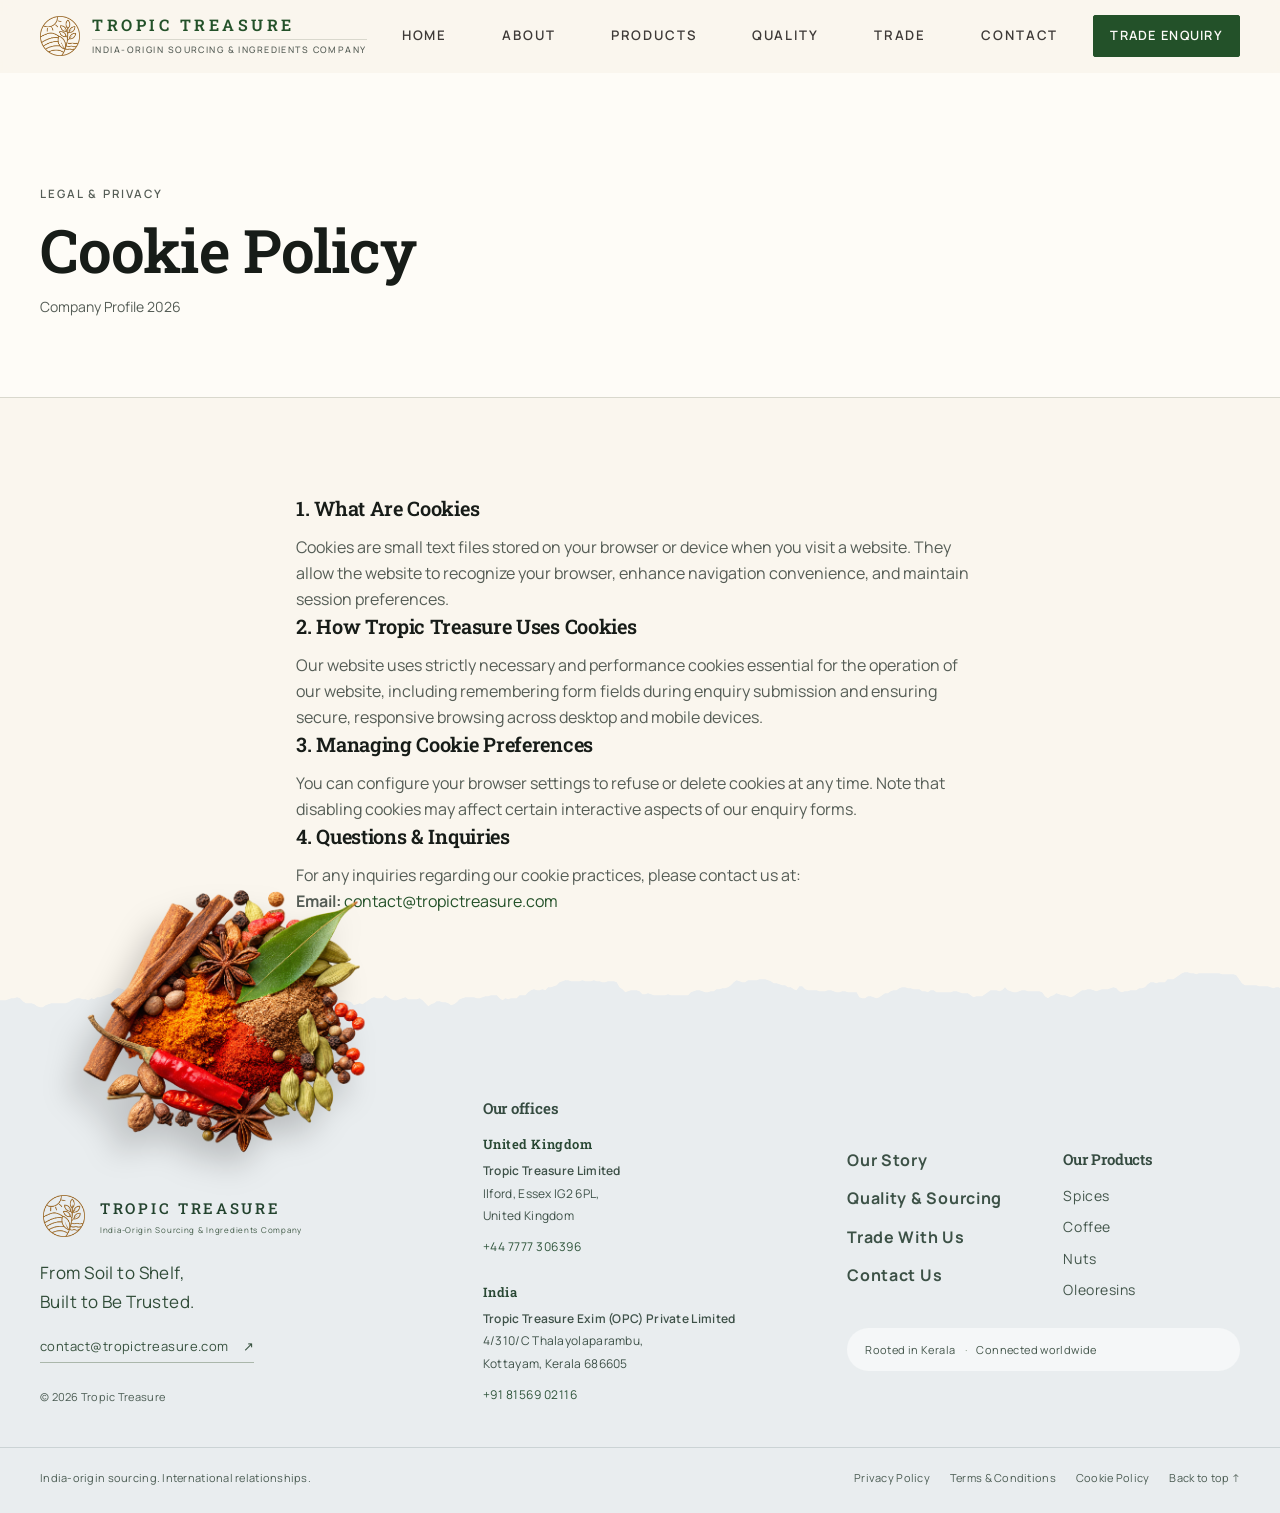
<file: cookies.html>
<!DOCTYPE html>
<html lang="en" data-css-page="cookies">
<head>
  <meta charset="utf-8"/>
  <meta name="viewport" content="width=device-width, initial-scale=1"/>
  <title>Cookie Policy — Tropic Treasure</title>
  <meta name="description" content="Cookie Policy for Tropic Treasure Limited (UK) and Tropic Treasure Exim (OPC) Private Limited (India)."/>
  
  <meta property="og:type" content="website"/>
  <meta property="og:title" content="Cookie Policy — Tropic Treasure"/>
  <meta property="og:description" content="Cookie Policy for Tropic Treasure."/>
  
  <link rel="preload" as="image" href="assets/tt-mark.png"/>
  <link rel="icon" href="assets/favicon.png" type="image/png"/>
    <link rel="stylesheet" href="styles.css?v=consolidated-33" />
</head>
<body>
  <!-- Header -->
  <header class="sticky top-0 z-50 bg-background/95 backdrop-blur-sm transition-[border-color] border-b border-transparent">
    <div class="container-site flex h-18 items-center justify-between py-4">
      <a aria-label="Tropic Treasure home" href="index.html">
        <span class="flex items-center gap-3">
          <img src="assets/tt-mark.png" alt="Tropic Treasure Logo" width="40" height="40" class="h-9 w-9 shrink-0 md:h-10 md:w-10"/>
          <span class="flex flex-col leading-none text-primary">
            <span class="logo-title text-[0.98rem] font-semibold tracking-[0.22em]">TROPIC TREASURE</span>
            <span class="mt-1.5 border-t pt-1.5 text-[0.56rem] font-medium tracking-[0.16em] uppercase border-border text-muted-foreground">India-Origin Sourcing &amp; Ingredients Company</span>
          </span>
        </span>
      </a>

      <!-- Desktop Nav -->
      <nav aria-label="Main" class="hidden items-center gap-7 lg:flex">
        <a class="text-[0.78rem] font-semibold tracking-[0.12em] text-foreground/75 uppercase transition-colors hover:text-primary" href="index.html">Home</a>
        <a class="text-[0.78rem] font-semibold tracking-[0.12em] text-foreground/75 uppercase transition-colors hover:text-primary" href="about.html">About</a>
        <a class="text-[0.78rem] font-semibold tracking-[0.12em] text-foreground/75 uppercase transition-colors hover:text-primary" href="products.html">Products</a>
        <a class="text-[0.78rem] font-semibold tracking-[0.12em] text-foreground/75 uppercase transition-colors hover:text-primary" href="quality.html">Quality</a>
        <a class="text-[0.78rem] font-semibold tracking-[0.12em] text-foreground/75 uppercase transition-colors hover:text-primary" href="trade.html">Trade</a>
        <a class="text-[0.78rem] font-semibold tracking-[0.12em] text-foreground/75 uppercase transition-colors hover:text-primary" href="contact.html">Contact</a>
      </nav>

      <div class="flex items-center gap-3">
        <a class="btn btn-primary hidden !px-4 !py-2.5 sm:inline-flex" href="trade.html#enquiry">Trade Enquiry</a>
        <button type="button" class="flex h-10 w-10 flex-col items-center justify-center gap-1.5 lg:hidden" aria-label="Open menu" aria-expanded="false" id="mobile-menu-btn">
          <span class="block h-px w-6 bg-foreground transition-transform"></span>
          <span class="block h-px w-6 bg-foreground transition-transform"></span>
        </button>
      </div>
    </div>

    <!-- Mobile Menu Drawer -->
    <div id="mobile-menu" class="hidden border-t border-border bg-background px-6 py-8 lg:hidden transition-all duration-300">
      <nav class="flex flex-col gap-5">
        <a class="text-sm font-semibold tracking-[0.14em] text-foreground/80 uppercase transition-colors hover:text-primary" href="index.html">Home</a>
        <a class="text-sm font-semibold tracking-[0.14em] text-foreground/80 uppercase transition-colors hover:text-primary" href="about.html">About</a>
        <a class="text-sm font-semibold tracking-[0.14em] text-foreground/80 uppercase transition-colors hover:text-primary" href="products.html">Products</a>
        <a class="text-sm font-semibold tracking-[0.14em] text-foreground/80 uppercase transition-colors hover:text-primary" href="quality.html">Quality</a>
        <a class="text-sm font-semibold tracking-[0.14em] text-foreground/80 uppercase transition-colors hover:text-primary" href="trade.html">Trade</a>
        <a class="text-sm font-semibold tracking-[0.14em] text-foreground/80 uppercase transition-colors hover:text-primary" href="contact.html">Contact</a>
        <div class="pt-4 border-t border-border">
          <a class="btn btn-primary w-full text-center" href="trade.html#enquiry">Trade Enquiry</a>
        </div>
      </nav>
    </div>
  </header>

  <main>
    <section class="border-b border-border bg-card">
      <div class="container-site pt-20 pb-16 md:pt-28 md:pb-20">
        <p class="eyebrow">Legal &amp; Privacy</p>
        <h1 class="mt-4 max-w-4xl text-4xl leading-[1.05] font-medium text-foreground md:text-6xl">
          Cookie Policy
        </h1>
        <p class="mt-4 text-sm text-muted-foreground">Company Profile 2026</p>
      </div>
    </section>

    <section class="container-site py-16 md:py-24 max-w-3xl">
      <div class="space-y-8 text-base leading-relaxed text-muted-foreground">
        <div>
          <h2 class="text-xl font-bold text-foreground">1. What Are Cookies</h2>
          <p class="mt-3">
            Cookies are small text files stored on your browser or device when you visit a website. They allow the website to recognize your browser, enhance navigation convenience, and maintain session preferences.
          </p>
        </div>

        <div>
          <h2 class="text-xl font-bold text-foreground">2. How Tropic Treasure Uses Cookies</h2>
          <p class="mt-3">
            Our website uses strictly necessary and performance cookies essential for the operation of our website, including remembering form fields during enquiry submission and ensuring secure, responsive browsing across desktop and mobile devices.
          </p>
        </div>

        <div>
          <h2 class="text-xl font-bold text-foreground">3. Managing Cookie Preferences</h2>
          <p class="mt-3">
            You can configure your browser settings to refuse or delete cookies at any time. Note that disabling cookies may affect certain interactive aspects of our enquiry forms.
          </p>
        </div>

        <div>
          <h2 class="text-xl font-bold text-foreground">4. Questions &amp; Inquiries</h2>
          <p class="mt-3">
            For any inquiries regarding our cookie practices, please contact us at:
            <br/>
            <strong>Email:</strong> <a href="mailto:contact@tropictreasure.com" class="text-primary underline">contact@tropictreasure.com</a>
          </p>
        </div>
      </div>
    </section>
  </main>

  <!-- Footer -->
  <footer class="tt-footer" aria-label="Tropic Treasure footer">
    <div class="container-site tt-footer-layout">
      <div class="tt-footer-brand">
        <div class="tt-footer-spice"><img src="assets/aromatic-spice-herbs.jpg" alt="India-origin spices" loading="lazy"
            width="260" height="260"></div>
        <a class="tt-footer-logo" href="index.html" aria-label="Tropic Treasure home"><img src="[data-uri]"
            alt="" width="48" height="48"><span>TROPIC TREASURE<small>India-Origin Sourcing &amp; Ingredients
              Company</small></span></a>
        <p class="tt-footer-tagline">From Soil to Shelf,<br>Built to Be Trusted.</p>
        <a class="tt-footer-email" href="mailto:contact@tropictreasure.com">contact@tropictreasure.com <span
            aria-hidden="true">↗</span></a>
        <p class="tt-footer-copyright">© 2026 Tropic Treasure</p>
      </div>
      <div class="tt-footer-offices">
        <h2>Our offices</h2>
        <div class="tt-footer-office">
          <div>
            <h3>United Kingdom</h3>
          </div>
          <p><strong>Tropic Treasure Limited</strong><br>Ilford, Essex IG2 6PL,<br>United Kingdom</p><a
            href="tel:+447777306396">+44 7777 306396</a>
        </div>
        <div class="tt-footer-office">
          <div>
            <h3>India</h3>
          </div>
          <p><strong>Tropic Treasure Exim (OPC) Private Limited</strong><br>4/310/C Thalayolaparambu,<br>Kottayam,
            Kerala 686605</p><a href="tel:+918156902116">+91 81569 02116</a>
        </div>
      </div>
      <div class="tt-footer-navigation">
        <nav class="tt-footer-company" aria-label="Company links"><a href="about.html">Our Story</a><a
            href="quality.html">Quality &amp; Sourcing</a><a href="trade.html">Trade With Us</a><a
            href="contact.html">Contact Us</a></nav>
        <nav class="tt-footer-products" aria-label="Product links">
          <h2>Our Products</h2><a href="products.html#spices">Spices</a><a href="products.html#coffee">Coffee</a><a
            href="products.html#nuts">Nuts</a><a href="products.html#oleoresins">Oleoresins</a>
        </nav>
        <div class="tt-footer-origin">Rooted in Kerala <span aria-hidden="true">·</span> Connected worldwide</div>
      </div>
    </div>
    <div class="container-site tt-footer-base">
      <p>India-origin sourcing. International relationships.</p>
      <nav aria-label="Legal information"><a href="privacy.html">Privacy Policy</a><a href="terms.html">Terms &amp;
          Conditions</a><a href="cookies.html">Cookie Policy</a><a href="#" aria-label="Back to top">Back to top ↑</a>
      </nav>
    </div>
  </footer>

  <script src="script.js?v=coffee-scroll-32" defer></script>
</body>
</html>
</file>
